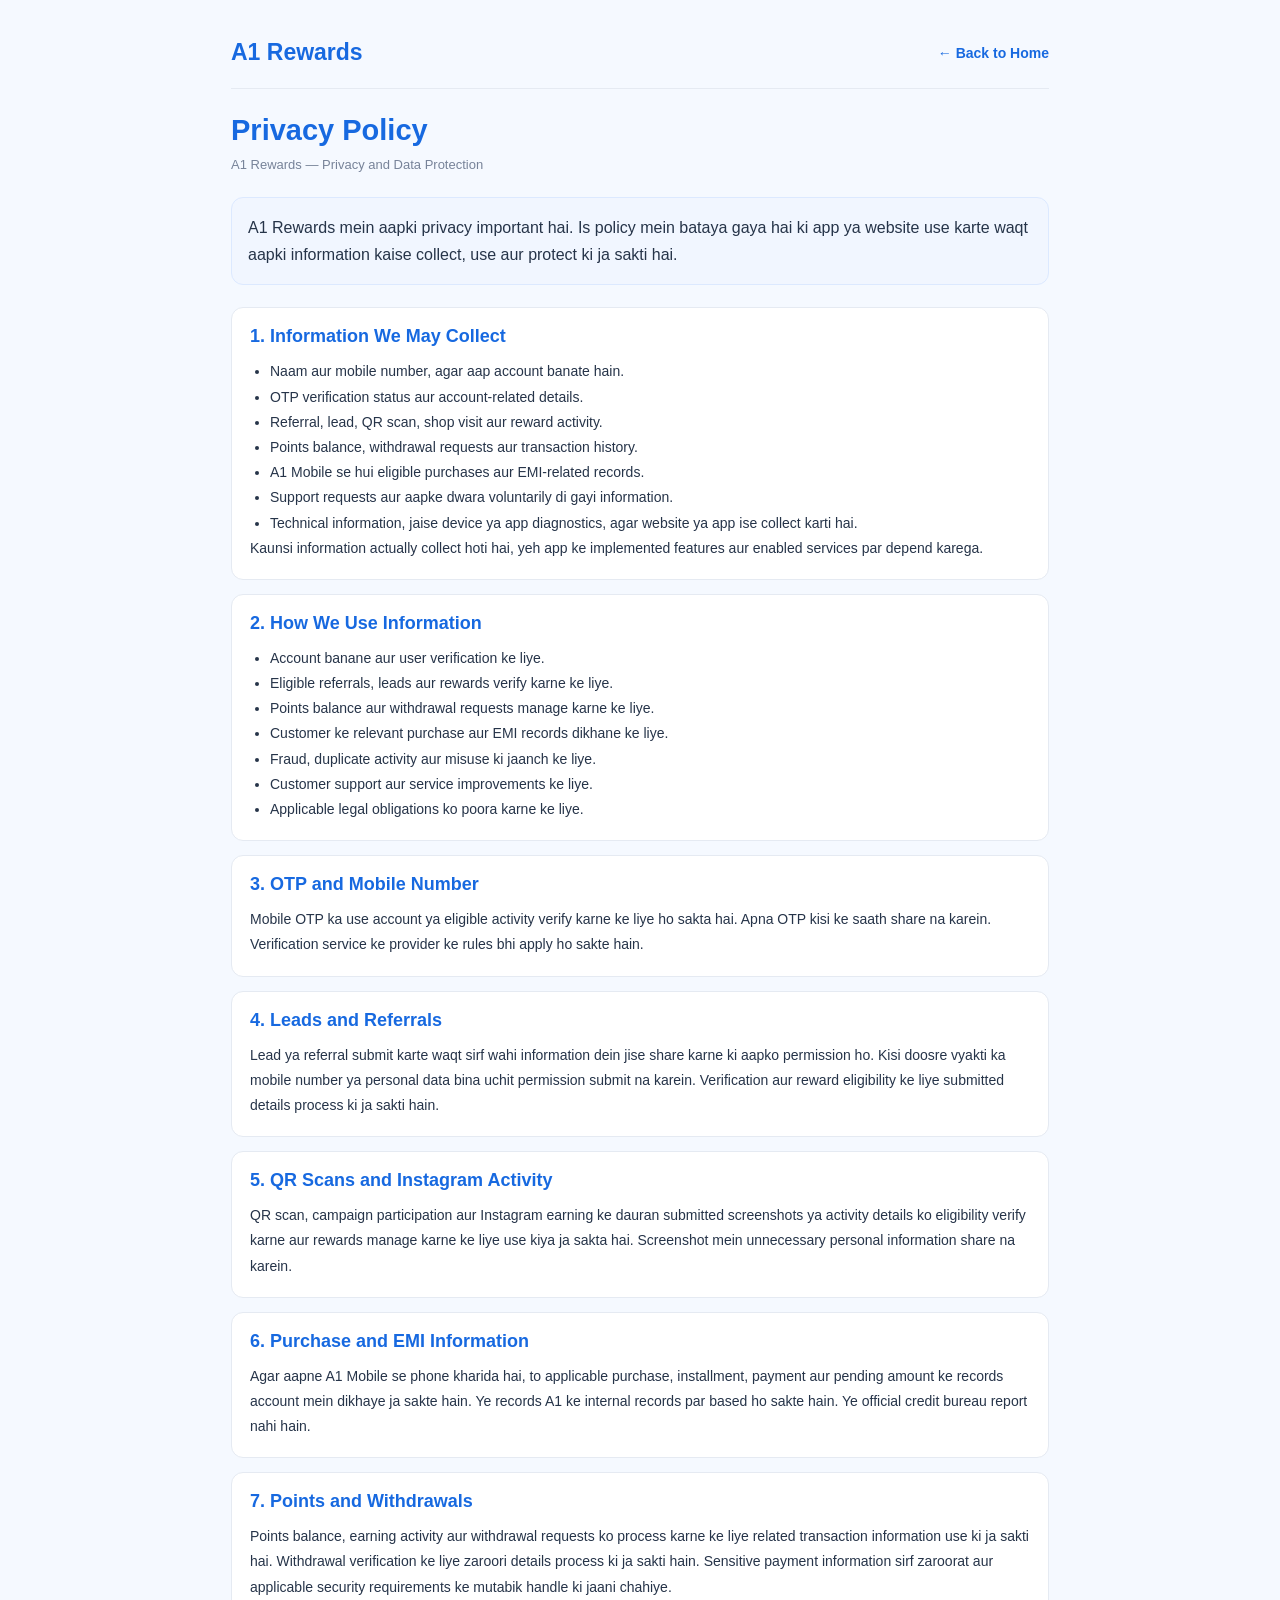
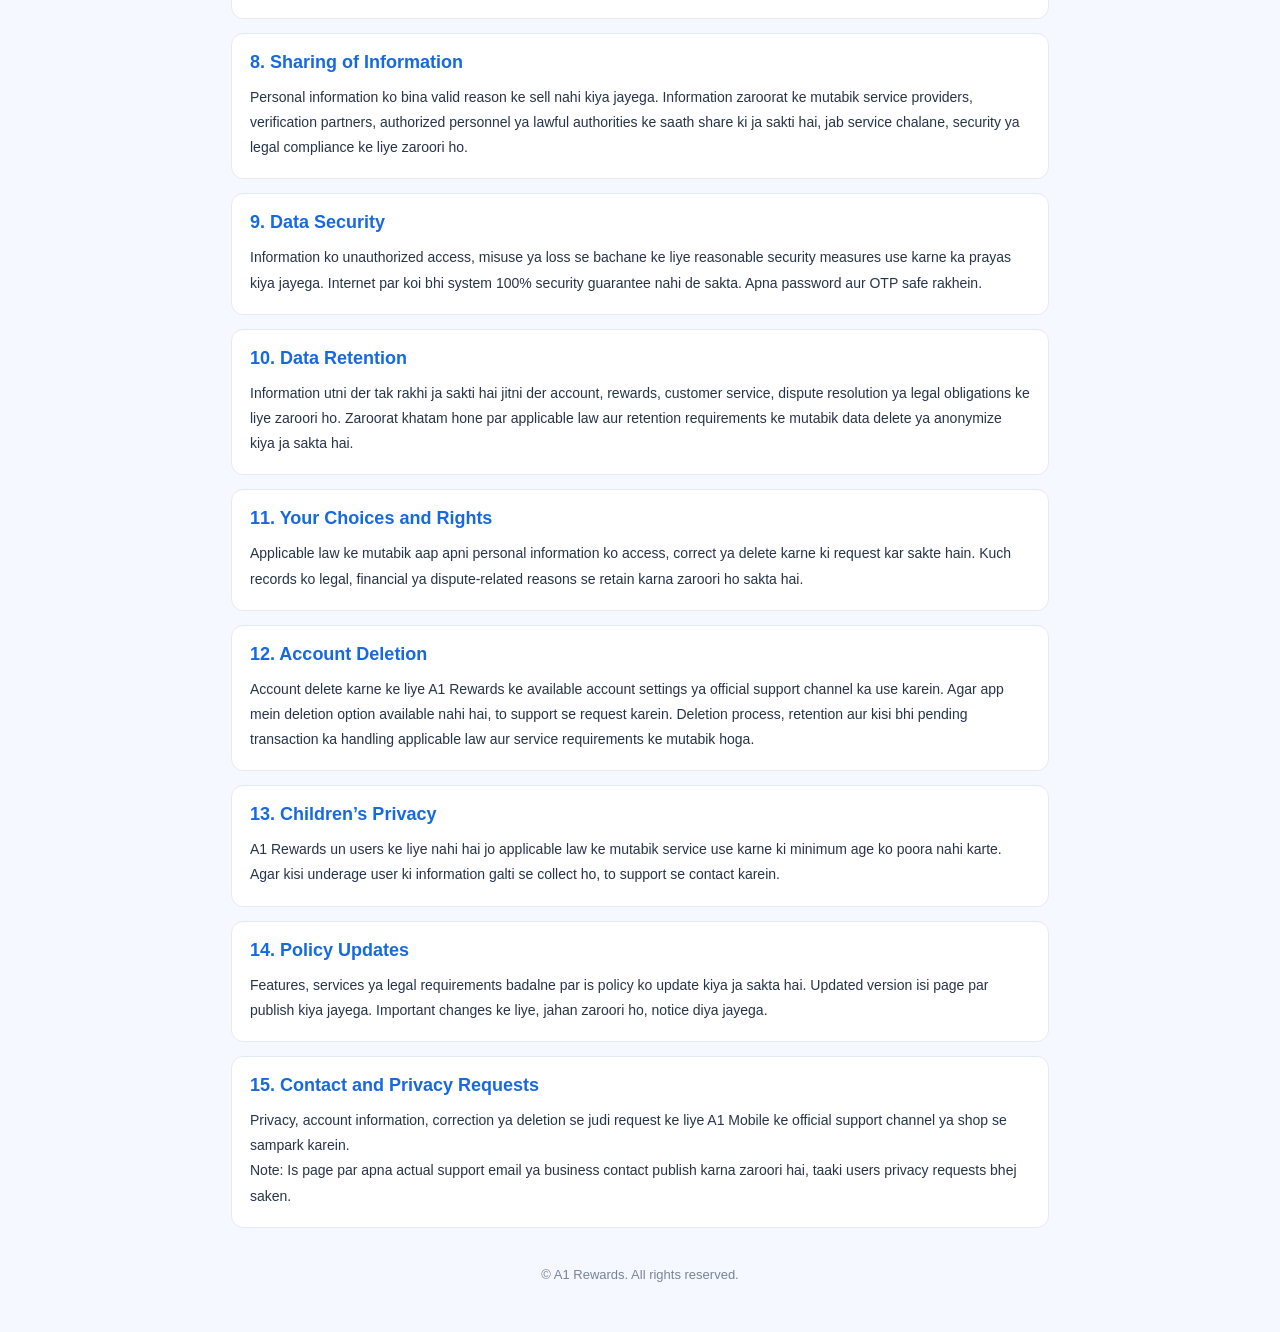
<file: privacy.html>
<!DOCTYPE html>
<html lang="en">
<head>
  <meta charset="UTF-8">
  <meta name="viewport" content="width=device-width, initial-scale=1.0">
  <meta name="description" content="A1 Rewards Privacy Policy">
  <title>Privacy Policy | A1 Rewards</title>
  <link rel="stylesheet" href="style.css">

  <style>
    .privacy-page {
      max-width: 850px;
      margin: 0 auto;
      padding: 24px 16px 50px;
      color: #263449;
      font-family: Arial, sans-serif;
    }

    .privacy-header {
      display: flex;
      align-items: center;
      justify-content: space-between;
      gap: 12px;
      padding: 15px 0 22px;
      border-bottom: 1px solid #e5eaf2;
      margin-bottom: 25px;
    }

    .privacy-logo {
      color: #1769e0;
      font-size: 23px;
      font-weight: 800;
      text-decoration: none;
    }

    .privacy-back {
      color: #1769e0;
      text-decoration: none;
      font-size: 14px;
      font-weight: 600;
    }

    .privacy-title {
      color: #1769e0;
      font-size: 29px;
      margin: 0 0 10px;
    }

    .privacy-updated {
      color: #778399;
      font-size: 13px;
      margin-bottom: 25px;
    }

    .privacy-intro {
      background: #f1f6ff;
      border: 1px solid #dce9ff;
      border-radius: 12px;
      padding: 16px;
      line-height: 1.7;
      margin-bottom: 22px;
    }

    .privacy-section {
      background: #fff;
      border: 1px solid #e5eaf2;
      border-radius: 12px;
      padding: 18px;
      margin: 14px 0;
    }

    .privacy-section h2 {
      color: #1769e0;
      font-size: 18px;
      margin: 0 0 12px;
    }

    .privacy-section p,
    .privacy-section li {
      font-size: 14px;
      line-height: 1.8;
    }

    .privacy-section ul {
      padding-left: 20px;
      margin-bottom: 0;
    }

    .privacy-footer {
      text-align: center;
      color: #778399;
      font-size: 13px;
      padding-top: 25px;
    }

    @media (max-width: 480px) {
      .privacy-page {
        padding: 16px 12px 35px;
      }

      .privacy-title {
        font-size: 25px;
      }

      .privacy-section {
        padding: 15px;
      }

      .privacy-section h2 {
        font-size: 17px;
      }
    }
  </style>
</head>

<body>
  <main class="privacy-page">

    <header class="privacy-header">
      <a class="privacy-logo" href="index.html">A1 Rewards</a>
      <a class="privacy-back" href="index.html">← Back to Home</a>
    </header>

    <h1 class="privacy-title">Privacy Policy</h1>
    <p class="privacy-updated">A1 Rewards — Privacy and Data Protection</p>

    <div class="privacy-intro">
      A1 Rewards mein aapki privacy important hai. Is policy mein bataya
      gaya hai ki app ya website use karte waqt aapki information kaise
      collect, use aur protect ki ja sakti hai.
    </div>

    <section class="privacy-section">
      <h2>1. Information We May Collect</h2>
      <ul>
        <li>Naam aur mobile number, agar aap account banate hain.</li>
        <li>OTP verification status aur account-related details.</li>
        <li>Referral, lead, QR scan, shop visit aur reward activity.</li>
        <li>Points balance, withdrawal requests aur transaction history.</li>
        <li>A1 Mobile se hui eligible purchases aur EMI-related records.</li>
        <li>Support requests aur aapke dwara voluntarily di gayi information.</li>
        <li>Technical information, jaise device ya app diagnostics, agar website ya app ise collect karti hai.</li>
      </ul>
      <p>
        Kaunsi information actually collect hoti hai, yeh app ke implemented
        features aur enabled services par depend karega.
      </p>
    </section>

    <section class="privacy-section">
      <h2>2. How We Use Information</h2>
      <ul>
        <li>Account banane aur user verification ke liye.</li>
        <li>Eligible referrals, leads aur rewards verify karne ke liye.</li>
        <li>Points balance aur withdrawal requests manage karne ke liye.</li>
        <li>Customer ke relevant purchase aur EMI records dikhane ke liye.</li>
        <li>Fraud, duplicate activity aur misuse ki jaanch ke liye.</li>
        <li>Customer support aur service improvements ke liye.</li>
        <li>Applicable legal obligations ko poora karne ke liye.</li>
      </ul>
    </section>

    <section class="privacy-section">
      <h2>3. OTP and Mobile Number</h2>
      <p>
        Mobile OTP ka use account ya eligible activity verify karne ke liye
        ho sakta hai. Apna OTP kisi ke saath share na karein. Verification
        service ke provider ke rules bhi apply ho sakte hain.
      </p>
    </section>

    <section class="privacy-section">
      <h2>4. Leads and Referrals</h2>
      <p>
        Lead ya referral submit karte waqt sirf wahi information dein jise
        share karne ki aapko permission ho. Kisi doosre vyakti ka mobile
        number ya personal data bina uchit permission submit na karein.
        Verification aur reward eligibility ke liye submitted details process
        ki ja sakti hain.
      </p>
    </section>

    <section class="privacy-section">
      <h2>5. QR Scans and Instagram Activity</h2>
      <p>
        QR scan, campaign participation aur Instagram earning ke dauran
        submitted screenshots ya activity details ko eligibility verify
        karne aur rewards manage karne ke liye use kiya ja sakta hai.
        Screenshot mein unnecessary personal information share na karein.
      </p>
    </section>

    <section class="privacy-section">
      <h2>6. Purchase and EMI Information</h2>
      <p>
        Agar aapne A1 Mobile se phone kharida hai, to applicable purchase,
        installment, payment aur pending amount ke records account mein
        dikhaye ja sakte hain. Ye records A1 ke internal records par based
        ho sakte hain. Ye official credit bureau report nahi hain.
      </p>
    </section>

    <section class="privacy-section">
      <h2>7. Points and Withdrawals</h2>
      <p>
        Points balance, earning activity aur withdrawal requests ko process
        karne ke liye related transaction information use ki ja sakti hai.
        Withdrawal verification ke liye zaroori details process ki ja sakti
        hain. Sensitive payment information sirf zaroorat aur applicable
        security requirements ke mutabik handle ki jaani chahiye.
      </p>
    </section>

    <section class="privacy-section">
      <h2>8. Sharing of Information</h2>
      <p>
        Personal information ko bina valid reason ke sell nahi kiya jayega.
        Information zaroorat ke mutabik service providers, verification
        partners, authorized personnel ya lawful authorities ke saath share
        ki ja sakti hai, jab service chalane, security ya legal compliance
        ke liye zaroori ho.
      </p>
    </section>

    <section class="privacy-section">
      <h2>9. Data Security</h2>
      <p>
        Information ko unauthorized access, misuse ya loss se bachane ke
        liye reasonable security measures use karne ka prayas kiya jayega.
        Internet par koi bhi system 100% security guarantee nahi de sakta.
        Apna password aur OTP safe rakhein.
      </p>
    </section>

    <section class="privacy-section">
      <h2>10. Data Retention</h2>
      <p>
        Information utni der tak rakhi ja sakti hai jitni der account,
        rewards, customer service, dispute resolution ya legal obligations
        ke liye zaroori ho. Zaroorat khatam hone par applicable law aur
        retention requirements ke mutabik data delete ya anonymize kiya
        ja sakta hai.
      </p>
    </section>

    <section class="privacy-section">
      <h2>11. Your Choices and Rights</h2>
      <p>
        Applicable law ke mutabik aap apni personal information ko access,
        correct ya delete karne ki request kar sakte hain. Kuch records ko
        legal, financial ya dispute-related reasons se retain karna zaroori
        ho sakta hai.
      </p>
    </section>

    <section class="privacy-section">
      <h2>12. Account Deletion</h2>
      <p>
        Account delete karne ke liye A1 Rewards ke available account settings
        ya official support channel ka use karein. Agar app mein deletion
        option available nahi hai, to support se request karein. Deletion
        process, retention aur kisi bhi pending transaction ka handling
        applicable law aur service requirements ke mutabik hoga.
      </p>
    </section>

    <section class="privacy-section">
      <h2>13. Children’s Privacy</h2>
      <p>
        A1 Rewards un users ke liye nahi hai jo applicable law ke mutabik
        service use karne ki minimum age ko poora nahi karte. Agar kisi
        underage user ki information galti se collect ho, to support se
        contact karein.
      </p>
    </section>

    <section class="privacy-section">
      <h2>14. Policy Updates</h2>
      <p>
        Features, services ya legal requirements badalne par is policy ko
        update kiya ja sakta hai. Updated version isi page par publish kiya
        jayega. Important changes ke liye, jahan zaroori ho, notice diya jayega.
      </p>
    </section>

    <section class="privacy-section">
      <h2>15. Contact and Privacy Requests</h2>
      <p>
        Privacy, account information, correction ya deletion se judi request
        ke liye A1 Mobile ke official support channel ya shop se sampark karein.
      </p>
      <p>
        Note: Is page par apna actual support email ya business contact
        publish karna zaroori hai, taaki users privacy requests bhej saken.
      </p>
    </section>

    <footer class="privacy-footer">
      © A1 Rewards. All rights reserved.
    </footer>

  </main>
</body>
</html>
</file>
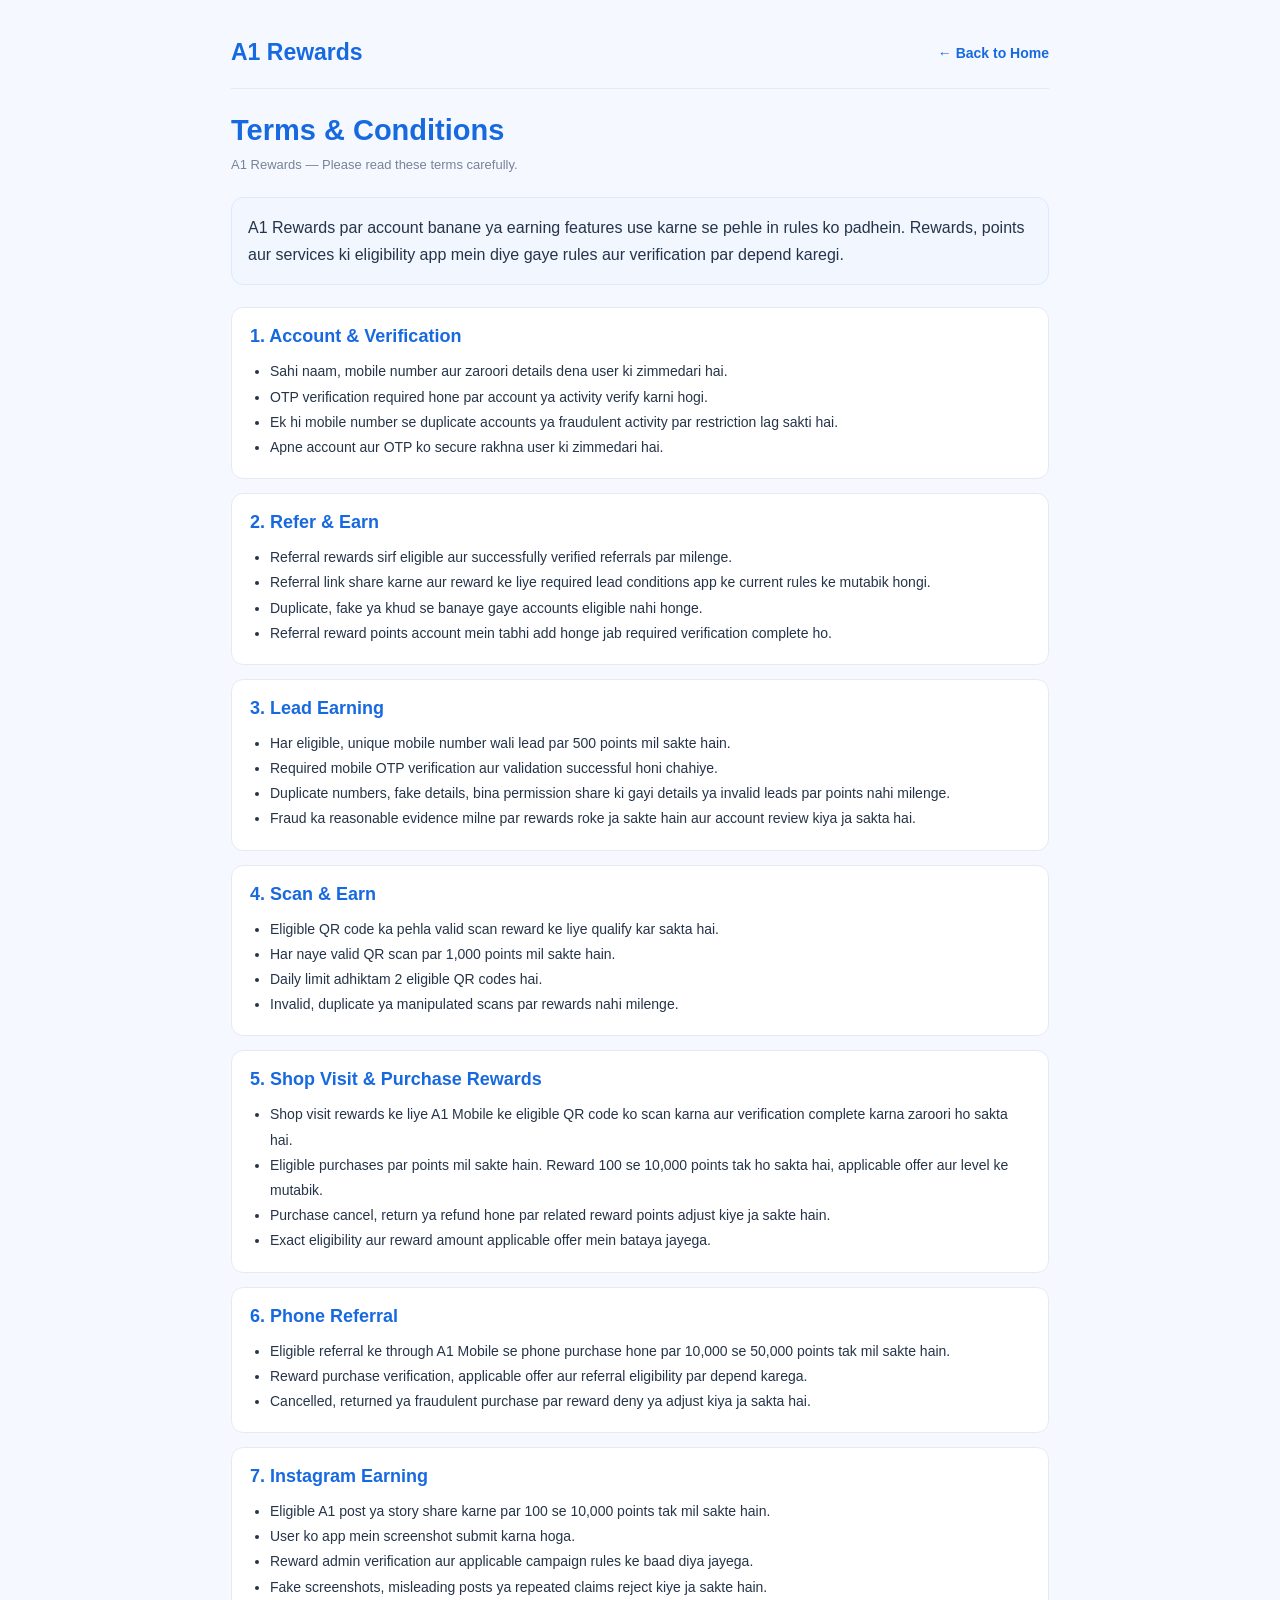
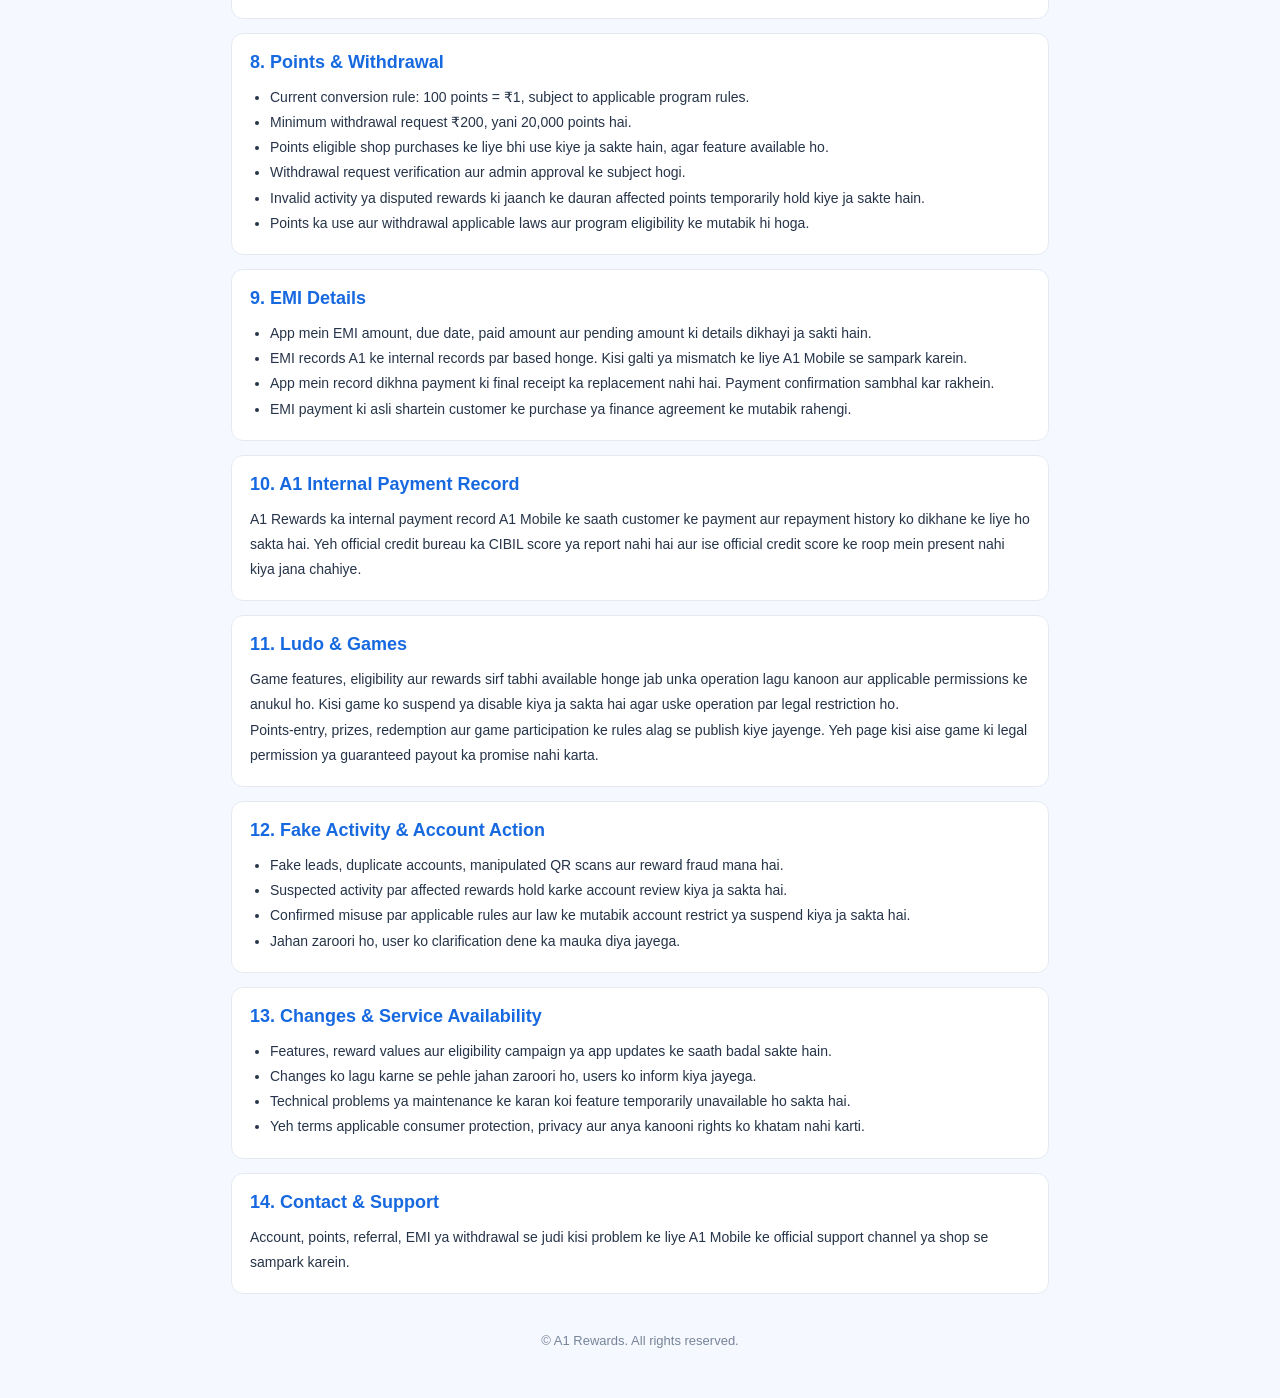
<file: terms.html>
<!DOCTYPE html>
<html lang="en">
<head>
  <meta charset="UTF-8">
  <meta name="viewport" content="width=device-width, initial-scale=1.0">
  <meta name="description" content="A1 Rewards Terms and Conditions">
  <title>Terms & Conditions | A1 Rewards</title>

  <link rel="stylesheet" href="style.css">

  <style>
    .terms-page {
      max-width: 850px;
      margin: 0 auto;
      padding: 24px 16px 50px;
      color: #263449;
      font-family: Arial, sans-serif;
    }

    .terms-header {
      display: flex;
      align-items: center;
      justify-content: space-between;
      gap: 12px;
      padding: 15px 0 22px;
      border-bottom: 1px solid #e5eaf2;
      margin-bottom: 25px;
    }

    .terms-logo {
      color: #1769e0;
      font-size: 23px;
      font-weight: 800;
      text-decoration: none;
    }

    .terms-back {
      color: #1769e0;
      text-decoration: none;
      font-size: 14px;
      font-weight: 600;
    }

    .terms-title {
      color: #1769e0;
      font-size: 29px;
      margin: 0 0 10px;
    }

    .terms-updated {
      color: #778399;
      font-size: 13px;
      margin-bottom: 25px;
    }

    .terms-intro {
      background: #f1f6ff;
      border: 1px solid #dce9ff;
      border-radius: 12px;
      padding: 16px;
      line-height: 1.7;
      margin-bottom: 22px;
    }

    .terms-section {
      background: #fff;
      border: 1px solid #e5eaf2;
      border-radius: 12px;
      padding: 18px;
      margin: 14px 0;
    }

    .terms-section h2 {
      color: #1769e0;
      font-size: 18px;
      margin: 0 0 12px;
    }

    .terms-section p,
    .terms-section li {
      font-size: 14px;
      line-height: 1.8;
    }

    .terms-section ul {
      padding-left: 20px;
      margin-bottom: 0;
    }

    .terms-footer {
      text-align: center;
      color: #778399;
      font-size: 13px;
      padding-top: 25px;
    }

    @media (max-width: 480px) {
      .terms-page {
        padding: 16px 12px 35px;
      }

      .terms-title {
        font-size: 25px;
      }

      .terms-section {
        padding: 15px;
      }

      .terms-section h2 {
        font-size: 17px;
      }
    }
  </style>
</head>

<body>
  <main class="terms-page">

    <header class="terms-header">
      <a class="terms-logo" href="index.html">A1 Rewards</a>
      <a class="terms-back" href="index.html">← Back to Home</a>
    </header>

    <h1 class="terms-title">Terms & Conditions</h1>
    <p class="terms-updated">A1 Rewards — Please read these terms carefully.</p>

    <div class="terms-intro">
      A1 Rewards par account banane ya earning features use karne se pehle
      in rules ko padhein. Rewards, points aur services ki eligibility
      app mein diye gaye rules aur verification par depend karegi.
    </div>

    <section class="terms-section">
      <h2>1. Account & Verification</h2>
      <ul>
        <li>Sahi naam, mobile number aur zaroori details dena user ki zimmedari hai.</li>
        <li>OTP verification required hone par account ya activity verify karni hogi.</li>
        <li>Ek hi mobile number se duplicate accounts ya fraudulent activity par restriction lag sakti hai.</li>
        <li>Apne account aur OTP ko secure rakhna user ki zimmedari hai.</li>
      </ul>
    </section>

    <section class="terms-section">
      <h2>2. Refer & Earn</h2>
      <ul>
        <li>Referral rewards sirf eligible aur successfully verified referrals par milenge.</li>
        <li>Referral link share karne aur reward ke liye required lead conditions app ke current rules ke mutabik hongi.</li>
        <li>Duplicate, fake ya khud se banaye gaye accounts eligible nahi honge.</li>
        <li>Referral reward points account mein tabhi add honge jab required verification complete ho.</li>
      </ul>
    </section>

    <section class="terms-section">
      <h2>3. Lead Earning</h2>
      <ul>
        <li>Har eligible, unique mobile number wali lead par 500 points mil sakte hain.</li>
        <li>Required mobile OTP verification aur validation successful honi chahiye.</li>
        <li>Duplicate numbers, fake details, bina permission share ki gayi details ya invalid leads par points nahi milenge.</li>
        <li>Fraud ka reasonable evidence milne par rewards roke ja sakte hain aur account review kiya ja sakta hai.</li>
      </ul>
    </section>

    <section class="terms-section">
      <h2>4. Scan & Earn</h2>
      <ul>
        <li>Eligible QR code ka pehla valid scan reward ke liye qualify kar sakta hai.</li>
        <li>Har naye valid QR scan par 1,000 points mil sakte hain.</li>
        <li>Daily limit adhiktam 2 eligible QR codes hai.</li>
        <li>Invalid, duplicate ya manipulated scans par rewards nahi milenge.</li>
      </ul>
    </section>

    <section class="terms-section">
      <h2>5. Shop Visit & Purchase Rewards</h2>
      <ul>
        <li>Shop visit rewards ke liye A1 Mobile ke eligible QR code ko scan karna aur verification complete karna zaroori ho sakta hai.</li>
        <li>Eligible purchases par points mil sakte hain. Reward 100 se 10,000 points tak ho sakta hai, applicable offer aur level ke mutabik.</li>
        <li>Purchase cancel, return ya refund hone par related reward points adjust kiye ja sakte hain.</li>
        <li>Exact eligibility aur reward amount applicable offer mein bataya jayega.</li>
      </ul>
    </section>

    <section class="terms-section">
      <h2>6. Phone Referral</h2>
      <ul>
        <li>Eligible referral ke through A1 Mobile se phone purchase hone par 10,000 se 50,000 points tak mil sakte hain.</li>
        <li>Reward purchase verification, applicable offer aur referral eligibility par depend karega.</li>
        <li>Cancelled, returned ya fraudulent purchase par reward deny ya adjust kiya ja sakta hai.</li>
      </ul>
    </section>

    <section class="terms-section">
      <h2>7. Instagram Earning</h2>
      <ul>
        <li>Eligible A1 post ya story share karne par 100 se 10,000 points tak mil sakte hain.</li>
        <li>User ko app mein screenshot submit karna hoga.</li>
        <li>Reward admin verification aur applicable campaign rules ke baad diya jayega.</li>
        <li>Fake screenshots, misleading posts ya repeated claims reject kiye ja sakte hain.</li>
      </ul>
    </section>

    <section class="terms-section">
      <h2>8. Points & Withdrawal</h2>
      <ul>
        <li>Current conversion rule: 100 points = ₹1, subject to applicable program rules.</li>
        <li>Minimum withdrawal request ₹200, yani 20,000 points hai.</li>
        <li>Points eligible shop purchases ke liye bhi use kiye ja sakte hain, agar feature available ho.</li>
        <li>Withdrawal request verification aur admin approval ke subject hogi.</li>
        <li>Invalid activity ya disputed rewards ki jaanch ke dauran affected points temporarily hold kiye ja sakte hain.</li>
        <li>Points ka use aur withdrawal applicable laws aur program eligibility ke mutabik hi hoga.</li>
      </ul>
    </section>

    <section class="terms-section">
      <h2>9. EMI Details</h2>
      <ul>
        <li>App mein EMI amount, due date, paid amount aur pending amount ki details dikhayi ja sakti hain.</li>
        <li>EMI records A1 ke internal records par based honge. Kisi galti ya mismatch ke liye A1 Mobile se sampark karein.</li>
        <li>App mein record dikhna payment ki final receipt ka replacement nahi hai. Payment confirmation sambhal kar rakhein.</li>
        <li>EMI payment ki asli shartein customer ke purchase ya finance agreement ke mutabik rahengi.</li>
      </ul>
    </section>

    <section class="terms-section">
      <h2>10. A1 Internal Payment Record</h2>
      <p>
        A1 Rewards ka internal payment record A1 Mobile ke saath customer
        ke payment aur repayment history ko dikhane ke liye ho sakta hai.
        Yeh official credit bureau ka CIBIL score ya report nahi hai aur
        ise official credit score ke roop mein present nahi kiya jana chahiye.
      </p>
    </section>

    <section class="terms-section">
      <h2>11. Ludo & Games</h2>
      <p>
        Game features, eligibility aur rewards sirf tabhi available honge
        jab unka operation lagu kanoon aur applicable permissions ke anukul ho.
        Kisi game ko suspend ya disable kiya ja sakta hai agar uske operation
        par legal restriction ho.
      </p>
      <p>
        Points-entry, prizes, redemption aur game participation ke rules
        alag se publish kiye jayenge. Yeh page kisi aise game ki legal
        permission ya guaranteed payout ka promise nahi karta.
      </p>
    </section>

    <section class="terms-section">
      <h2>12. Fake Activity & Account Action</h2>
      <ul>
        <li>Fake leads, duplicate accounts, manipulated QR scans aur reward fraud mana hai.</li>
        <li>Suspected activity par affected rewards hold karke account review kiya ja sakta hai.</li>
        <li>Confirmed misuse par applicable rules aur law ke mutabik account restrict ya suspend kiya ja sakta hai.</li>
        <li>Jahan zaroori ho, user ko clarification dene ka mauka diya jayega.</li>
      </ul>
    </section>

    <section class="terms-section">
      <h2>13. Changes & Service Availability</h2>
      <ul>
        <li>Features, reward values aur eligibility campaign ya app updates ke saath badal sakte hain.</li>
        <li>Changes ko lagu karne se pehle jahan zaroori ho, users ko inform kiya jayega.</li>
        <li>Technical problems ya maintenance ke karan koi feature temporarily unavailable ho sakta hai.</li>
        <li>Yeh terms applicable consumer protection, privacy aur anya kanooni rights ko khatam nahi karti.</li>
      </ul>
    </section>

    <section class="terms-section">
      <h2>14. Contact & Support</h2>
      <p>
        Account, points, referral, EMI ya withdrawal se judi kisi problem
        ke liye A1 Mobile ke official support channel ya shop se sampark karein.
      </p>
    </section>

    <footer class="terms-footer">
      © A1 Rewards. All rights reserved.
    </footer>

  </main>
</body>
</html>
</file>
<file: style.css>
/* =========================
   A1 Rewards
   Mobile First
========================= */

/* ===================================================== */
/* =============== HOME PAGE CSS START ================== */
/* ===================================================== */

*{
    margin:0;
    padding:0;
    box-sizing:border-box;
}

body{

    font-family:'Poppins',sans-serif;

    background:#f5f9ff;

    color:#222;

    overflow-x:hidden;

}

/* Announcement */

#announcementBar{

    width:100%;

    background:#2563eb;

    color:#fff;

    text-align:center;

    padding:6px 10px;

    font-size:12px;

    font-weight:500;
   
    min-height: 32px;

}

/* Header */

#mainHeader{
    display:flex;
    justify-content:space-between;
    align-items:center;
    padding:4px 8px;
    background:#fff;
    position:sticky;
    top:0;
    z-index:1000;
    box-shadow:0 2px 8px rgba(0,0,0,.05);
}


/* Logo */

#logoSection h1{

    font-size:18px;

    font-weight:800;

    line-height:1;
   
    margin:0;

}

.blue{

    color:#2563eb;

}

.black{

    color:#111;

}

#logoSection p{

    margin-top:0px;

    font-size:11px;

    color:#666;

   margin-left:120px

}

#logoSection p span{

    color:#2563eb;

    font-weight:700;

}

/* Menu */

#menuButton{

    border:none;

    background:none;

    font-size:28px;

    color:#111;

    cursor:pointer;

}
/* =========================
   HERO SECTION
========================= */

#heroSection{

    position:relative;

    padding:22px 18px 0px;

    text-align:center;

    overflow:hidden;

    background:linear-gradient(180deg,#eef5ff 0%,#ffffff 100%);

}

#heroBackground{
    position:absolute;
    width:390px;
    height:390px;
    border-radius:50%;
    background:rgba(37,99,235,.10);
    top:125px;
    left:50%;
    transform:translateX(-50%);
   opacity:.18;
    z-index:1;
   display:none;
}

#heroContent{

    position:relative;

    z-index:2;

}

#heroContent h2{
    font-weight:800;
    line-height:1;
    margin-bottom:2px;
   margin-top:-20px;
   white-space:nowrap;
   font-size:46px;
   letter-spacing:-1px;
}

#heroContent h3{
    font-size:13px;
    font-weight:700;
    margin-bottom:7px;
    line-height:1.2;
}

#heroContent p{
    max-width:310px;
    margin:0 auto 8px;
    color:#555;
    font-size:17px;
    line-height:1.15;
    font-weight:400;
   text-align: center;
}

#heroImage{

    position:relative;

    z-index:2;

    margin-top:-8px;
   margin-bottom:0px;

}

#heroImage img{
    width:100%;
    max-width:390px;
    display:block;
    margin:0 auto;
   position: relative;
   z-index: 2;
   height:auto;
}

#heroImage::before{
    content:"";
    position:absolute;
    left:50%;
    top:50%;
    transform:translate(-50%,-50%);
    width:320px;
    height:320px;
    border-radius:50%;
    background:radial-gradient(circle, rgba(37,99,235,.10) 0%, rgba(37,99,235,.03) 65%, transparent 100%);
    z-index:-1;
   margin-top: -15px;
   display:block;
}



/* =========================
   BUTTONS
========================= */

#actionSection{

    padding:0px 20px 8px;

     position: relative;

    display:flex;

   z-index: 10;

   margin-top:-25px;
   
   padding-top:0;

    flex-direction:column;

    gap:8px;

}

#loginBtn{

    height:40px;

    border:none;

    border-radius:30px;

    background:#2563eb;

    color:#fff;

    font-size:15px;

    font-weight:700;

    box-shadow:0 10px 25px rgba(37,99,235,.25);
margin-bottom:10px;
}

#registerBtn{

    height:40px;

   margin-bottom:4px;

    border:2px solid #2563eb;

    border-radius:18px;

    background:#fff;

    color:#2563eb;

    font-size:15px;

    font-weight:700;

}
/* =========================
   FEATURES SECTION
========================= */

#featuresSection{
    display:grid;
    grid-template-columns:repeat(4,1fr);
    gap:0;
    margin:8px 16px 0;
    background:#fff;
    border-radius:18px;
    overflow:hidden;
    box-shadow:0 6px 18px rgba(0,0,0,.06);
}

.featureCard{
    text-align:center;
    padding:6px 3px;
    min-height:70px;
    border-right:1px solid #ececec;
    background:#fff;
}

.featureCard:last-child{
    border-right:none;
}

.featureIcon{
    font-size:17px;
    margin-bottom:3px;
}

.featureCard h3{
    font-size:7px;
    font-weight:700;
    color:#111;
    margin-bottom:2px;
   line-height:1.1;
}

.featureCard p{
    font-size:6px;
    color:#666;
    line-height:1.2;
}

@media(max-width:768px){

    #featuresSection{
        grid-template-columns:repeat(4,1fr);
        margin:0 12px;
    }

    .featureCard{
        padding:8px 4px;
    }

    .featureIcon{
        font-size:20px;
    }

    .featureCard h3{
        font-size:9px;
    }

    .featureCard p{
        font-size:8px;
        line-height:1.3;
    }

}
/* =========================
   TRUSTED SECTION
========================= */

#trustedSection{
    padding:2px 18px 16px;
   margin-top:5px;
    text-align:center;
    background:#fff;
}

#trustedIcon{
    font-size:18px;
    margin-bottom:6px;
   margin-top:5px;
}

#trustedSection h2{
    font-size:15px;
    font-weight:700;
    color:#111;
   margin-top:0;
    margin-bottom:8px;
   line-height:1.2;
}

#trustedSection p{
    max-width:240px;
   margin:0 auto 12px;
    font-size:10px;
    line-height:1.5;
    color:#666;
}

#trustedBadges{
    display:flex;
    justify-content:center;
    gap:10px;
    flex-wrap:wrap;
    margin-top:8px;
}

.trustedBadge{
    background:#fff;
    border:1px solid #e5e7eb;
    border-radius:18px;
    padding:5px 10px;
    font-size:11px;
    font-weight:600;
    color:#111;
    box-shadow:0 2px 6px rgba(0,0,0,.05);
}

.trustedBadge strong{
    color:#2563eb;
}

/* ===================================================== */
/* ============ HOME PAGE LOAD ANIMATIONS ============== */
/* ===================================================== */

#announcementBar,
#mainHeader,
#heroContent h2,
#heroContent h3,
#heroContent p,
#heroImage,
#loginBtn,
#registerBtn,
.featureCard,
#trustedSection{
   opacity:0;

}

/* Announcement */

#announcementBar{
    animation:topSlide .6s ease forwards;
}

/* Header */

#mainHeader{
    animation:topSlide .7s ease forwards;
    animation-delay:.15s;
}

/* Hero Title */

#heroContent h2{
    animation:zoomIn .7s ease forwards;
    animation-delay:.35s;
}

/* Hero Subtitle */

#heroContent h3{
    animation:fadeUp .6s ease forwards;
    animation-delay:.55s;
}

/* Hero Text */

#heroContent p{
    animation:fadeUp .6s ease forwards;
    animation-delay:.75s;
}

/* Hero Image */

#heroImage{
    animation:zoomImage .8s ease forwards;
    animation-delay:.95s;
}

/* Login */

#loginBtn{
    animation:fadeUp .6s ease forwards;
    animation-delay:1.15s;
}

/* Register */

#registerBtn{
    animation:fadeUp .6s ease forwards;
    animation-delay:1.3s;
}

/* Features */

.featureCard:nth-child(1){
    animation:fadeUp .5s ease forwards;
    animation-delay:1.45s;
}

.featureCard:nth-child(2){
    animation:fadeUp .5s ease forwards;
    animation-delay:1.55s;
}

.featureCard:nth-child(3){
    animation:fadeUp .5s ease forwards;
    animation-delay:1.65s;
}

.featureCard:nth-child(4){
    animation:fadeUp .5s ease forwards;
    animation-delay:1.75s;
}

/* Trusted */

#trustedSection{
    animation:fadeUp .6s ease forwards;
    animation-delay:1.95s;
}

/* ================= KEYFRAMES ================= */

@keyframes topSlide{

    from{
        opacity:0;
        transform:translateY(-30px);
    }

    to{
        opacity:1;
        transform:translateY(0);
    }

}

@keyframes fadeUp{

    from{
        opacity:0;
        transform:translateY(35px);
    }

    to{
        opacity:1;
        transform:translateY(0);
    }

}

@keyframes zoomIn{

    from{
        opacity:0;
        transform:scale(.8);
    }

    to{
        opacity:1;
        transform:scale(1);
    }

}

@keyframes zoomImage{

    from{
        opacity:0;
        transform:scale(.8);
    }

    to{
        opacity:1;
        transform:scale(1);
    }

}

/* ========================================= */
/* HERO FLOATING ANIMATION */
/* ========================================= */

#heroImage img{

    animation:
    zoomImage .8s ease forwards,
    heroFloat 4s ease-in-out infinite;

    animation-delay:
    .95s,
    1.8s;

}

@keyframes heroFloat{

    0%{
        transform:translateY(0px);
    }

    50%{
        transform:translateY(-10px);
    }

    100%{
        transform:translateY(0px);
    }

}

/* ========================================= */
/* PREMIUM GLOW ANIMATIONS */
/* ========================================= */

/* Hero Glow */

#heroImage::before{

    animation: glowPulse 5s ease-in-out infinite;

}

/* Login Button */

#loginBtn{

    animation:
        fadeUp .6s ease forwards,
        buttonPulse 2.8s ease-in-out infinite;

    animation-delay:
        1.15s,
        2.2s;

}

/* Register Button */

#registerBtn{

    transition:.35s ease;

}

#registerBtn:hover{

    transform:translateY(-2px);

    box-shadow:0 10px 25px rgba(37,99,235,.18);

}

/* ============================= */

@keyframes glowPulse{

    0%{

        transform:translate(-50%,-50%) scale(1);

        opacity:.25;

    }

    50%{

        transform:translate(-50%,-50%) scale(1.08);

        opacity:.45;

    }

    100%{

        transform:translate(-50%,-50%) scale(1);

        opacity:.25;

    }

}

@keyframes buttonPulse{

    0%{

        box-shadow:0 10px 25px rgba(37,99,235,.25);

    }

    50%{

        box-shadow:0 0 35px rgba(37,99,235,.45);

    }

    100%{

        box-shadow:0 10px 25px rgba(37,99,235,.25);

    }

}

/* ========================================= */
/* SCROLL REVEAL */
/* ========================================= */

.reveal{

    opacity:0;

    transform:translateY(50px);

    transition:

        opacity .8s ease,

        transform .8s ease;

}

.reveal.active{

    opacity:1;

    transform:translateY(0);

}

/* ========================================= */
/* STAGGER ANIMATION */
/* ========================================= */

.stagger{

    opacity:0;

    transform:translateY(25px);

}

.stagger.show{

    animation:staggerUp .65s ease forwards;

}

@keyframes staggerUp{

    from{

        opacity:0;

        transform:translateY(25px);

    }

    to{

        opacity:1;

        transform:translateY(0);

    }

}

/* LOGIN BUTTON CLICK EFFECT */
#loginBtn{
    cursor: pointer;
    transition: transform 0.12s ease, box-shadow 0.12s ease;
}

#loginBtn:active{
    transform: scale(0.94);
    box-shadow: 0 4px 12px rgba(37,99,235,.25);
}

#registerBtn{
    cursor: pointer;
    transition: transform 0.12s ease, box-shadow 0.12s ease;
}

#registerBtn:active{
    transform: scale(0.94);
    box-shadow: 0 4px 12px rgba(37,99,235,.18);
}

/* ===================================================== */
/* ================ HOME PAGE CSS END =================== */
/* ===================================================== */


/* ===================================================== */
/* ================ 02. LOGIN PAGE CSS START =========== */
/* ===================================================== */
*{
    margin:0;
    padding:0;
    
    box-sizing:border-box;
}

.hero{
    
    height:calc(100vh - 75px);

    text-align:center;
    padding-top:35px;
    color:#fff;
    overflow:hidden;
   background:linear-gradient(
        180deg,
        #04112d 0%,
        #061b52 35%,
        #0a3ea8 70%,
        #8fb6ff 88%,
        #ffffff 100%
    );
}

/* PAGE SWITCH FIX */

#homePage{
    display:block;
}

#loginPage{
    display:none;
}

body.login-mode #homePage{
    display:none !important;
}

body.login-mode #loginPage{
    display:block !important;
}

.hero{
    position: relative;
    overflow: hidden;
}

.hero::before{
    content: "";
    position: absolute;

    top: -25px;
    left: -25px;

    width: 200px;
    height: 200px;

    background: url("images/left-shield.png") no-repeat;
    background-size: contain;

    opacity: .30;
    
    pointer-events: none;
    z-index: 0;
}
/* BLUE FOG */
.hero::after{
    content: "";
    position: absolute;

    top: -115px;
    left: 0px;

    width: 220px;
    height: 220px;

    background: radial-gradient(circle,
    rgba(45,130,255,.45) 0%,
    rgba(35,110,255,.25) 45%,
    rgba(20,70,180,.10) 70%,
    transparent 100%);
    border-radius: 50%;

    opacity: .8;
    filter: blur(35px);

    pointer-events: none;
    z-index: 1;
}
/* TOP BAR */
.top-bar{
    height:25px;
    background:#1f5cff;
    color:#fff;
    display:flex;
    align-items:center;
    justify-content:center;
    font-size:12px;
    font-weight:600;
    text-align:center;
    padding:0 12px;
    line-height:1.2;
}
/* HEADER */

.main-header{
    height:50px;
    background:#fff;
    display:flex;
    align-items:center;
    justify-content:space-between;
    padding:0 18px;
    box-shadow:0 2px 12px rgba(0,0,0,.08);
}
.logo-area h1{
    font-size:20px;
    margin:0;
    font-weight:800;
}

.logo-area p{
    margin-top:2px;
    font-size:7px;
    color:#666;
}

.logo-area span{
    color:#1f5cff;
}
.menu-btn{
    width:40px;
    height:40px;
    display:flex;
    align-items:center;
    justify-content:center;
    background:transparent;
    border:none;
    padding:0;
    margin-right:8px;
}

/* HERO */



.security-logo{

    width:110px;

}

.hero h2{
display: none;
}

.hero h2 span{

    color:#1e6bff;

}

.subtitle{
display: none;
}

/* LOGIN CARD */

.login-card{
    width:95%;
    max-width:590px;
    
    background:#fff;

    border-radius:28px;

    padding:36px 14px 60px;

    box-shadow:
    0 15px 40px rgba(0,0,0,.18);
position:absolute;

left:50%;
top:200px;

transform:translateX(-50%);

z-index:10;
    padding-bottom: 35px !important;
}

.hero-right-flow{
    position: absolute;

    right: -30px;
    top: -20px;

    width: 150px;
    height: auto;

    opacity: .10;

    pointer-events: none;
    z-index: 0;
    }
.hero-stars{
    position:absolute;
    inset:0;
    pointer-events:none;
    z-index:1;
}
.hero-stars span{
    position:absolute;
    width:4px;
    height:4px;
    border-radius:50%;
    background:#4fb8ff;
    box-shadow:
    0 0 5px #4fb8ff,
    0 0 12px #4fb8ff,
    0 0 22px #4fb8ff,
    0 0 35px rgba(79,184,255,.8);
}

.hero-stars span::after{
    content:"";
    position:absolute;

    width:2px;
    height:2px;

    top:1px;
    left:1px;

    border-radius:50%;
    background:#ffffff;

    box-shadow:0 0 6px #ffffff;
}

.security-rings{
    position: absolute;
    top: -35px;
    left: 50%;
    transform: translateX(-50%);
    width: 160px;
    height: auto;
    z-index: 2;
    pointer-events: none;
}

.hero-title{
    margin-top: 80px;
    font-size: 35px;
    font-weight: 800;
    color: #ffffff;
    text-align: center;
}

.hero-title span{
    color: #1e6bff;
}

.hero-text{
    margin-bottom: 20px;
    margin-top: 0px;
    font-size: 15px;
    color: rgba(255,255,255,.85);
    text-align: center;
}
.input-label{
    display:block;
    text-align:left;
    padding-left:2px;
    font-size:14px;
    font-weight:700;
    color:#111;
    position:relative;
    left:0px;
    margin-top: -8px;
    margin-bottom:6px;
}

.input-field{
    margin-left: -10px;
    position: relative;
    width:100%;
    max-width:100%;
    margin-top: 10px;
    height:35px;
    border:2px solid #eceffd;
    border-radius:8px;
    overflow:hidden;
    background:#fff;
    display:flex;
    align-items:center;
    border: 1px solid #e8ecfa;

    padding:0 6px;   /* ya 8px */
}

.left-icon{
    width:30px;
    height:30px;

    margin:0 6px 0 0;          /* ye sabse important hai */

    border-radius:3px;

    background:linear-gradient(180deg,#2f7cff,#155dff);

    display:flex;
    align-items:center;
    justify-content:center;

    box-shadow:0 6px 14px rgba(47,124,255,.35);

    flex-shrink:0;
}

.left-icon img{
    position: relative;
    top: 0px;
    width:50px;
    height:50px;
    object-fit:contain;
}

.input-field input{
    border: none;
    outline: none;
    background: transparent;
    flex: 1;
    font-size: 16px;
    padding: 0 10px;
    padding-left:16px;
    padding-right:12px;
}
.right-icon{

    width:62px;

    display:flex;

    justify-content:center;

    align-items:center;

    font-size:22px;

    color:#bdbdbd;
}

.right-icon{
    width:60px;
    display:flex;
    align-items:center;
    justify-content:center;
}

.right-icon img{
    width:24px;
    height:24px;
    opacity:0.6;
    cursor:pointer;
}

.input-group{
    margin-bottom:22px;
}

.password-group{
    margin-top:8px;
}

.remember-row{
    display:flex;
    justify-content:space-between;
    align-items:center;
    margin:18px 10px 25px;
}

.remember-me{
    display:flex;
    align-items:center;
    gap:8px;
    font-size:16px;
    color:#333;
    font-weight:500;
}

.remember-me input{
    width:18px;
    height:18px;
    accent-color:#1565ff;
}

.forgot-password{
    color:#1565ff;
    text-decoration:none;
    font-size:16px;
    font-weight:600;
}

.forgot-password:hover{
    text-decoration:underline;
}

.login-btn{
    width:100%;
    height:40px;
    margin-top:20px;
    border:none;
    border-radius:30px;
    background:linear-gradient(90deg,#0f5cff,#1f6cff);
    color:#fff;
    font-size:15px;
    font-weight:700;
    display:flex;
    justify-content:center;
    align-items:center;
    gap:12px;
    cursor:pointer;
    box-shadow:0 8px 20px rgba(0,80,255,.35);
}

.login-btn img{
    width:24px;
    height:24px;
    filter:brightness(0) invert(1);
}

/* OR DIVIDER */

.or-divider{
    width:100%;
    display:flex;
    align-items:center;
    gap:8px;
    margin:28px 0 20px;
    margin-top: 5px !important;
    margin-bottom: 8px !important;
}

.or-divider span{
    flex:1;
    height:1px;
    background:#d9dfe8;
}

.or-divider b{
    font-size:14px;
    font-weight:500;
    color:#777;
}


/* REGISTER BOX */

.register-box{
    width:100%;
    height: 60px;
    min-height:60px;
    padding:8px 12px;
    background:#f1f6ff;
    border-radius:18px;

    display:flex;
    align-items:center;
    gap:12px;

    box-sizing:border-box;
}


/* REGISTER ICON */

.register-icon{
    width:40px;
    height:40px;
    flex-shrink:0;

    display:flex;
    align-items:center;
    justify-content:center;
}

.register-icon img{
    width:100%;
    height:100%;
    object-fit:contain;
}


/* TEXT */

.register-text{
    flex:1;
    justify-content: center;
    min-width:0;
    margin-left: 8px;
    align-items: flex-start;
    display:flex;
    text-align: left;
    transform: translateY(2px);
    flex-direction:column;
    gap:4px;
}

.register-text strong{
    display: block;
    margin-bottom: 4px;
    font-size:10px;
    line-height: 20px;
    color:#111;
    white-space:nowrap;
}

.register-text small{
    display:block;
    font-size:8px;
    color:#667085;
    line-height:18px;
    font-weight:550;

    margin-top:-15px !important;
}


/* REGISTER BUTTON */

.register-btn{
    flex-shrink:0;
    height:21px;
    padding:0 10px;

    background:#fff;
    border:1.5px solid #1465df;
    border-radius:8px;

    color:#1465df;
    font-size:8px;
    font-weight:600;

    display:flex;
    align-items:center;
    gap:5px;
}

.register-btn span{
    font-size:18px;
    line-height:1;
}

/* SECURITY FEATURES */
.security-icon {
    width: 30px;
    height: 30px;
    flex-shrink: 0;
    display: flex;
    align-items: center;
    justify-content: center;
    transform: translateY(8px);
}

.security-icon svg {
    width: 28px;
    height: 28px;
    fill: none;
    stroke: #1769e8;
    stroke-width: 2.2;
    stroke-linecap: round;
    stroke-linejoin: round;
}
.security-text {
    display: flex;
    flex-direction: column;
    justify-content: center;
    line-height: 15px;
    text-align: left;
}

.security-text strong {
    font-size: 11px;
    font-weight: 600;
    color: #222;
    white-space: nowrap;
}

.security-text span {
    font-size: 10px;
    font-weight: 400;
    color: #555;
    white-space: nowrap;
}

.security-features {
    width: 100%;
    display: flex;
    flex-direction: row;
    align-items: center;
    justify-content: space-between;
    gap: 0;
    margin-top: 18px;
    padding: 0 8px;
    box-sizing: border-box;
}

.security-item {
    flex: 1;
    display: flex;
    flex-direction: row;
    align-items: center;
    justify-content: center;
    gap: 7px;
    min-width: 0;
}

.security-divider {
    width: 1px;
    height: 32px;
    background: #d8d8d8;
    flex-shrink: 0;
}

.bottom-flow {
    position: absolute;
    left: 0;
    bottom: -30px;
    width: 100%;
    height: 150px;
    overflow: hidden;
    z-index: 1;
    pointer-events: none;
}

.bottom-flow img {
    display: block;
    width: 100%;
    height: 100%;
    object-fit: fill;
}

/* ===== FINAL BOTTOM FLOW + LOGO ===== */

.bottom-flow {
    position: absolute !important;
    left: 0 !important;
    bottom: -15px !important;

    width: 100% !important;
    height: 125px !important;

    margin: 0 !important;
    padding: 0 !important;

    overflow: visible !important;
    line-height: 0 !important;

    z-index: 1 !important;
    pointer-events: none !important;

    background: transparent !important;
}

/* Only bottom wave */
.bottom-flow > img:first-child {
    display: block !important;

    width: 100% !important;
    height: 125px !important;

    object-fit: fill !important;
    object-position: center bottom !important;

    margin: 0 !important;
    padding: 0 !important;
}
/* ===== ADVANCED ANIMATION 01 ===== */

.security-rings {
    animation: securityPulse 2.8s ease-in-out infinite;
    transform-origin: 50% 50%;
    will-change: filter, opacity;
}

@keyframes securityPulse {
    0%, 100% {
        filter:
            drop-shadow(0 0 2px rgba(0, 180, 255, .25))
            drop-shadow(0 0 6px rgba(0, 120, 255, .10));
        opacity: .94;
    }

    50% {
        filter:
            drop-shadow(0 0 5px rgba(0, 210, 255, .75))
            drop-shadow(0 0 18px rgba(0, 130, 255, .45));
        opacity: 1;
    }
}

/* ===== ADVANCED STAR TWINKLE ===== */

.hero-stars span {
    animation: starTwinkle 2s ease-in-out infinite;
    transform-origin: center;
    will-change: transform, opacity, filter;
}

.hero-stars span:nth-child(1) {
    animation-delay: 0s;
}

.hero-stars span:nth-child(2) {
    animation-delay: .35s;
}

.hero-stars span:nth-child(3) {
    animation-delay: .7s;
}

.hero-stars span:nth-child(4) {
    animation-delay: 1.05s;
}

.hero-stars span:nth-child(5) {
    animation-delay: 1.4s;
}

.hero-stars span:nth-child(6) {
    animation-delay: 1.75s;
}

.hero-stars span:nth-child(7) {
    animation-delay: .5s;
}

.hero-stars span:nth-child(8) {
    animation-delay: 1.2s;
}

@keyframes starTwinkle {

    0%, 100% {
        transform: scale(.55);
        opacity: .25;
        filter: brightness(.8);
    }

    50% {
        transform: scale(1.8);
        opacity: 1;
        filter: brightness(2);
    }
}

/* ===== STEP 3 : SECURITY SHIELD ENERGY ===== */

.security-rings {
    animation:
        shieldPulse 2.8s ease-in-out infinite,
        shieldGlow 2.8s ease-in-out infinite;
    transform-origin: center;
    will-change: transform, filter;
}

@keyframes shieldPulse {
    0%, 100% {
        transform: translateX(-50%) scale(0.96);
    }

    50% {
        transform: translateX(-50%) scale(1.06);
    }
}

@keyframes shieldGlow {
    0%, 100% {
        filter: brightness(1) drop-shadow(0 0 0px rgba(0, 180, 255, 0));
    }

    50% {
        filter: brightness(1.25) drop-shadow(0 0 12px rgba(0, 200, 255, 0.75));
    }
}

.security-rings {
    animation:
        shieldPulse 2.8s ease-in-out infinite,
        shieldGlow 2.8s ease-in-out infinite;
    transform-origin: center;
    will-change: transform, filter;
}

@keyframes shieldPulse {
    0%, 100% {
        transform: translateX(-50%) scale(0.96);
    }

    50% {
        transform: translateX(-50%) scale(1.06);
    }
}

@keyframes shieldGlow {
    0%, 100% {
        filter: brightness(1) drop-shadow(0 0 0px rgba(0, 180, 255, 0));
    }

    50% {
        filter: brightness(1.25) drop-shadow(0 0 12px rgba(0, 200, 255, 0.75));
    }
}


/* ===== STEP 4 : LOGIN BUTTON LIGHT SWEEP ===== */

.login-btn {
    position: relative;
    overflow: hidden;
    isolation: isolate;
}

/* Moving light */
.login-btn::before {
    content: "";
    position: absolute;
    top: 0;
    left: -80%;
    width: 45%;
    height: 100%;

    background: linear-gradient(
        110deg,
        transparent 0%,
        rgba(255,255,255,0.08) 35%,
        rgba(255,255,255,0.65) 50%,
        rgba(255,255,255,0.08) 65%,
        transparent 100%
    );

    transform: skewX(-20deg);
    animation: loginShine 3.2s ease-in-out infinite;

    pointer-events: none;
    z-index: 1;
}

/* Icon + text uper rahenge */
.login-btn img,
.login-btn {
    isolation: isolate;
}

@keyframes loginShine {
    0% {
        left: -80%;
    }

    45%,
    100% {
        left: 130%;
    }
}

/* ===== STEP 5 : ADVANCED INPUT FOCUS ===== */

.login-input {
    transition:
        border-color 0.3s ease,
        box-shadow 0.3s ease,
        transform 0.25s ease,
        background 0.3s ease;
}

.login-input:focus {
    border-color: #2475ff !important;
    background: #ffffff !important;

    box-shadow:
        0 0 0 3px rgba(36, 117, 255, 0.12),
        0 8px 24px rgba(36, 117, 255, 0.12) !important;

    transform: translateY(-2px);
    outline: none;
}

/* Placeholder smooth */
.login-input::placeholder {
    transition: opacity 0.25s ease;
}

.login-input:focus::placeholder {
    opacity: 0.45;
}

/* ===== STEP 5 FIX : PREMIUM INPUT FOCUS ===== */

.input-field {
    transition:
        border-color 0.35s ease,
        box-shadow 0.35s ease,
        transform 0.25s ease,
        background 0.35s ease;
}

.input-field:focus-within {
    border-color: #1e6bff !important;

    box-shadow:
        0 0 0 3px rgba(30,107,255,.12),
        0 6px 20px rgba(30,107,255,.18) !important;

    transform: translateY(-2px);
    background: #ffffff !important;
}

.input-field:focus-within .left-icon {
    transform: scale(1.05);
    box-shadow: 0 0 14px rgba(30,107,255,.35);
}

.input-field .left-icon {
    transition:
        transform 0.3s ease,
        box-shadow 0.3s ease;
}

.input-field input {
    transition: color 0.3s ease;
}

.input-field input:focus {
    outline: none;
}

/* ===== STEP 6 : LOGIN BUTTON PREMIUM ANIMATION ===== */

.login-btn {
    background: linear-gradient(
        120deg,
        #0f5cff,
        #1f6cff,
        #62a8ff,
        #1f6cff,
        #0f5cff
    ) !important;

    background-size: 300% 100% !important;

    animation: loginPremium 3s ease-in-out infinite !important;

    box-shadow:
        0 8px 20px rgba(0,80,255,.35),
        0 0 0 rgba(30,107,255,0);
}

@keyframes loginPremium {

    0% {
        background-position: 0% 50%;
        box-shadow:
            0 8px 20px rgba(0,80,255,.35),
            0 0 0 rgba(30,107,255,0);
    }

    50% {
        background-position: 100% 50%;
        box-shadow:
            0 8px 24px rgba(0,80,255,.45),
            0 0 18px rgba(30,107,255,.20);
    }

    100% {
        background-position: 0% 50%;
        box-shadow:
            0 8px 20px rgba(0,80,255,.35),
            0 0 0 rgba(30,107,255,0);
    }
}

/* ===== STEP 7 : LOGIN BUTTON PRESS EFFECT ===== */

.login-btn {
    transition:
        transform 0.12s ease,
        box-shadow 0.12s ease !important;
}

.login-btn:active {
    transform: scale(0.96) !important;

    box-shadow:
        0 3px 10px rgba(0,80,255,.35),
        0 0 25px rgba(30,107,255,.35) !important;
}

/* ===== STEP 8 : FORGOT PASSWORD PREMIUM GLOW ===== */

.forgot-password {
    position: relative !important;
    display: inline-block;
    color: #246BDB !important;
    text-decoration: none !important;
    transition: all 0.25s ease;
}

/* Animated blue underline */
.forgot-password::after {
    content: "";
    position: absolute;
    left: 0;
    bottom: -4px;
    width: 0;
    height: 2px;
    background: #1677ff;
    border-radius: 10px;
    box-shadow: 0 0 8px rgba(22,119,255,.8);
    transition: width 0.35s ease;
}

/* Touch / press effect */
.forgot-password:active,
.forgot-password:focus {
    color: #075cff !important;
    transform: scale(0.96);
    text-shadow: 0 0 10px rgba(22,119,255,.55);
}

.forgot-password:active::after,
.forgot-password:focus::after {
    width: 100%;
}

/* ===== STEP 9 : PREMIUM INPUT ICON PULSE ===== */

.input-field .left-icon {
    transition: transform 0.3s ease, box-shadow 0.3s ease;
    animation: iconPulse 2.8s ease-in-out infinite;
}

.input-field .left-icon img {
    transition: transform 0.3s ease, filter 0.3s ease;
}

/* Soft premium breathing effect */
@keyframes iconPulse {
    0%, 100% {
        transform: scale(1);
        box-shadow: 0 0 0 rgba(30,107,255,0);
    }

    50% {
        transform: scale(1.035);
        box-shadow: 0 0 16px rgba(30,107,255,.22);
    }
}

/* Touch / focus par stronger effect */
.input-field:focus-within .left-icon {
    transform: scale(1.08);
    box-shadow:
        0 0 10px rgba(30,107,255,.35),
        0 0 22px rgba(30,107,255,.18);
}

.input-field:focus-within .left-icon img {
    transform: scale(1.08);
    filter: brightness(1.15);
}

/* ===== STEP 10 : PREMIUM EYE ICON ===== */

.password-group .right-icon {
    cursor: pointer;
    transition: transform 0.25s ease, filter 0.25s ease;
}

.password-group .right-icon img {
    transition:
        transform 0.3s ease,
        filter 0.3s ease,
        opacity 0.3s ease;
}

/* Touch / tap feedback */
.password-group .right-icon:active {
    transform: scale(0.88);
}

.password-group .right-icon:active img {
    transform: scale(1.15);
    filter: brightness(1.15);
}

/* Soft breathing glow */
.password-group .right-icon img {
    animation: eyeBreath 3s ease-in-out infinite;
}

@keyframes eyeBreath {
    0%, 100% {
        transform: scale(1);
        opacity: 0.72;
    }

    50% {
        transform: scale(1.06);
        opacity: 1;
    }
}

/* Password field active hone par */
.password-group .input-field:focus-within .right-icon img {
    filter: drop-shadow(0 0 6px rgba(30,107,255,.45));
    opacity: 1;
}

/* ===== STEP 11 : PREMIUM REMEMBER CHECKBOX ===== */

.remember-me input {
    appearance: none;
    -webkit-appearance: none;

    width: 19px;
    height: 19px;
    margin: 0;

    border: 2px solid #cbd5e1;
    border-radius: 5px;
    background: #fff;

    display: grid;
    place-items: center;
    cursor: pointer;

    transition:
        background 0.25s ease,
        border-color 0.25s ease,
        transform 0.2s ease,
        box-shadow 0.25s ease;
}

/* Check mark */
.remember-me input::before {
    content: "";
    width: 5px;
    height: 9px;

    border-right: 2px solid #fff;
    border-bottom: 2px solid #fff;

    transform: rotate(45deg) scale(0);
    transition: transform 0.2s ease;
}

/* Checked state */
.remember-me input:checked {
    background: #1565ff;
    border-color: #1565ff;

    box-shadow:
        0 0 0 4px rgba(21,101,255,.10),
        0 4px 10px rgba(21,101,255,.25);

    animation: rememberPop 0.35s ease;
}

.remember-me input:checked::before {
    transform: rotate(45deg) scale(1);
}

/* Tap effect */
.remember-me input:active {
    transform: scale(0.82);
}

@keyframes rememberPop {
    0% {
        transform: scale(0.75);
    }

    60% {
        transform: scale(1.12);
    }

    100% {
        transform: scale(1);
    }
}
/* ===== STEP 12 : PREMIUM REGISTER BUTTON ===== */

.register-btn {
    position: relative;
    overflow: hidden;
    isolation: isolate;

    transition:
        transform 0.25s ease,
        box-shadow 0.25s ease,
        background 0.25s ease;

    box-shadow: 0 3px 10px rgba(20,101,223,.08);
}

/* Moving shine */
.register-btn::before {
    content: "";
    position: absolute;

    top: -30%;
    left: -80%;

    width: 45%;
    height: 160%;

    background: linear-gradient(
        110deg,
        transparent,
        rgba(255,255,255,.85),
        transparent
    );

    transform: skewX(-20deg);

    animation: registerShine 3.2s ease-in-out infinite;

    pointer-events: none;
}

/* Text + arrow above shine */
.register-btn {
    z-index: 1;
}

.register-btn span,
.register-btn {
    isolation: isolate;
}

/* Soft breathing glow */
.register-btn {
    animation: registerGlow 3s ease-in-out infinite;
}

/* Touch effect */
.register-btn:active {
    transform: scale(.94);
    box-shadow:
        0 2px 6px rgba(20,101,223,.15);
}

/* Arrow animation */
.register-btn span {
    display: inline-block;
    transition: transform .25s ease;
}

.register-btn:active span {
    transform: translateX(4px);
}

/* Shine movement */
@keyframes registerShine {

    0%, 45% {
        left: -80%;
    }

    70%, 100% {
        left: 140%;
    }
}

/* Very subtle premium glow */
@keyframes registerGlow {

    0%, 100% {
        box-shadow: 0 3px 10px rgba(20,101,223,.08);
    }

    50% {
        box-shadow:
            0 5px 16px rgba(20,101,223,.18);
    }
}

/* ===== STEP 13 : PREMIUM OR DIVIDER ===== */

.or-divider {
    position: relative;
    overflow: hidden;
}

.or-divider::before,
.or-divider::after {
    transition: box-shadow 0.3s ease;
}

/* Moving light across divider */
.or-divider::before {
    content: "";
    position: absolute;
    top: 50%;
    left: -30%;
    width: 25%;
    height: 1px;

    background: linear-gradient(
        90deg,
        transparent,
        rgba(30,107,255,.8),
        transparent
    );

    animation: dividerLight 3.5s linear infinite;
}

/* Soft OR glow */
.or-divider span {
    position: relative;
    z-index: 2;
    animation: orGlow 2.8s ease-in-out infinite;
}

@keyframes dividerLight {
    0% {
        left: -30%;
    }

    100% {
        left: 110%;
    }
}

@keyframes orGlow {
    0%, 100% {
        opacity: .65;
        text-shadow: 0 0 0 rgba(30,107,255,0);
    }

    50% {
        opacity: 1;
        text-shadow: 0 0 8px rgba(30,107,255,.35);
    }
}

/* ===== STEP 14 : OR PREMIUM LIGHT SWEEP ===== */

.or-divider {
    position: relative !important;
    overflow: hidden !important;
}

.or-divider span {
    position: relative !important;
    overflow: hidden !important;
}

/* OR ke dono sides par moving blue light */
.or-divider span::after {
    content: "";
    position: absolute;

    top: 0;
    left: -60%;

    width: 45%;
    height: 100%;

    background: linear-gradient(
        90deg,
        transparent,
        rgba(30,107,255,.75),
        transparent
    );

    animation: orLineSweep 2.8s ease-in-out infinite;
}

/* Right line thoda delay se */
.or-divider span:last-child::after {
    animation-delay: 1.4s;
}

/* OR text */
.or-divider b {
    position: relative;
    z-index: 5;

    color: #7b8494 !important;

    animation: orTextPulse 2.8s ease-in-out infinite;
}

@keyframes orLineSweep {

    0% {
        left: -60%;
        opacity: 0;
    }

    20% {
        opacity: 1;
    }

    70% {
        opacity: 1;
    }

    100% {
        left: 120%;
        opacity: 0;
    }
}

@keyframes orTextPulse {

    0%, 100% {
        opacity: .65;
        transform: scale(1);
    }

    50% {
        opacity: 1;
        transform: scale(1.06);
        text-shadow: 0 0 8px rgba(30,107,255,.25);
    }
}

/* ===== STEP 15 : SECURITY ICONS PREMIUM FLOAT ===== */

.security-item i,
.security-item img {
    animation: securityFloat 3s ease-in-out infinite;
    transform-origin: center;
}

.security-item:nth-child(2) i,
.security-item:nth-child(2) img {
    animation-delay: .8s;
}

.security-item:nth-child(3) i,
.security-item:nth-child(3) img {
    animation-delay: 1.6s;
}

@keyframes securityFloat {

    0%, 100% {
        transform: translateY(0) scale(1);
        filter: drop-shadow(0 0 0 rgba(30,107,255,0));
    }

    50% {
        transform: translateY(-5px) scale(1.05);
        filter: drop-shadow(0 0 7px rgba(30,107,255,.35));
    }
}

/* ===== STEP 15 FIX : SECURITY ICON PREMIUM FLOAT ===== */

.security-icon {
    animation: securityIconFloat 3s ease-in-out infinite;
    transform-origin: center;
}

.security-item:nth-of-type(3) .security-icon {
    animation-delay: 0.8s;
}

.security-item:nth-of-type(5) .security-icon {
    animation-delay: 1.6s;
}

.security-item:nth-of-type(7) .security-icon {
    animation-delay: 2.4s;
}

@keyframes securityIconFloat {

    0%, 100% {
        transform: translateY(8px) scale(1);
        filter: drop-shadow(0 0 0 rgba(23,105,232,0));
    }

    50% {
        transform: translateY(3px) scale(1.08);
        filter: drop-shadow(0 0 7px rgba(23,105,232,.40));
    }
}

/* =========================================
   STEP — REGISTER BUTTON PREMIUM SHINE
   ========================================= */

#registerBtn{
    position: relative !important;
    overflow: hidden !important;
    isolation: isolate;
}

/* Moving shine */
#registerBtn::after{
    content: "" !important;
    position: absolute !important;
    top: -20% !important;
    left: -70% !important;

    width: 35% !important;
    height: 140% !important;

    background: rgba(255,255,255,.55) !important;

    transform: skewX(-25deg) !important;
    filter: blur(2px) !important;

    animation: registerShine 3.2s ease-in-out infinite !important;

    pointer-events: none !important;
    z-index: 1 !important;
}

/* Keep button text/icon above shine */
#registerBtn *{
    position: relative;
    z-index: 2;
}

@keyframes registerShine{

    0%{
        left: -70%;
    }

    45%{
        left: 125%;
    }

    100%{
        left: 125%;
    }

}

/* ===========================
   LOGIN PAGE CSS END
=========================== */

/* =========================
      REGISTER PAGE START 
============================= */

/* REGISTER ANNOUNCEMENT BAR */

.register-announcement {
    width: 100%;
    height: 36px;
    background: #2563eb;
    color: #fff;
    display: flex;
    align-items: center;
    justify-content: center;
    font-size: 12px;
    font-weight: 600;
    line-height: 1;
    box-sizing: border-box;
    white-space: nowrap;
    overflow: hidden;
}


/* REGISTER HEADER - TARGET DESIGN */

.register-header {
    width: 100%;
    height: 49px;
    background: linear-gradient(
    to bottom,
    #edf5ff 0%,
    #ffffff 75%
);
    display: flex;
    align-items: center;
    justify-content: space-between;
    padding: 0 18px;
    box-sizing: border-box;
    border-bottom: 1px solid #e5e7eb;
    position: relative;
}

/* BACK BUTTON */

.register-back {
    width: 36px;
    height: 36px;
    flex-shrink: 0;
    display: flex;
    align-items: center;
    justify-content: center;
    border: 0;
    background: transparent;
    font-size: 35px;
    color: #111827;
    cursor: pointer;
    padding: 0;
    margin: -8px;
}

/* LOGO */


.register-brand {
    position: absolute;
    left: 15%;
    top: 50%;
    transform: translateY(-50%);
    text-align: left;
    line-height: 1.1;
    margin: 0;
    white-space: nowrap;
    flex-shrink: 0;
}


.register-brand-name {
    font-size: 17px;
    font-weight: 800;
    color: #111111;
    letter-spacing: 0;
}

.register-brand-powered {
    margin-top: 4px;
    font-size: 8px;
    color: #6b7280;
    font-weight: 600;
    line-height: 1.1;
}

/* MENU RIGHT SIDE */

.register-menu {
    width: 36px;
    height: 36px;
    margin-left: auto;
    margin-right: 0;
    flex-shrink: 0;
    display: flex;
    align-items: center;
    justify-content: center;
    border: 0;
    background: transparent;
    font-size: 25px;
    color: #111827;
    cursor: pointer;
    padding: 0;
}

 
/* REGISTER HERO Image VISUAL — Gift Image */


.register-hero {
    width: 100%;
    height: 220px;
    background: #eff6ff;
    display: flex;
    align-items: center;
    justify-content: center;
   margin-top: -55px;
    overflow: hidden;
    box-sizing: border-box;
}

.register-hero img {
    width: 100%;
    height: 100%;
    object-fit: contain;
    object-position: center;
    display: block;
}

/* ===== CREATE YOUR ACCOUNT HEADING ===== */

.register-title {
    text-align: center;
    padding: 4px 7px 6px;
    background: #eff6ff;
    box-sizing: border-box;
}

.register-title h1 {
    margin: 0;
    font-size: 15px;
    line-height: 1.1;
    font-weight: 800;
    color: #111827;
}

.register-title h1 span {
    color: #1769e8;
}

.register-title p {
    margin: 5px 0 0;
    font-size: 8px;
    line-height: 1.3;
    color: #687386;
}

/* =====  REGISTRATION CARD ===== */

.register-card {
    width: calc(100% - 40px);
    margin: 0 auto;
    background: #ffffff;
    border-radius: 28px;
   margin-top: -40px;
    padding: 12px;
   position: relative;
z-index: 5;
    box-sizing: border-box;
    box-shadow: 0 8px 25px rgba(30, 80, 150, 0.08);
}

/* =====  FULL NAME ICON ===== */

.input-icon {
    width: 44px;
    height: 44px;
    margin-left: 0px;
    display: flex;
    align-items: center;
    justify-content: center;
    background: #edf4ff;
    border-radius: 10px;
}

.input-icon svg {
    width: 20px;
    height: 20px;
    fill: none;
    stroke: #1769e8;
    stroke-width: 2.2;
    stroke-linecap: round;
    stroke-linejoin: round;
}
/* REGISTER INPUT FIX */
.register-card .form-group {
  margin-bottom: 9px;
}

.register-card .form-group label {
  display: block;
  font-size: 8px;
  font-weight: 600;
  margin-bottom: 3px;
  color: #111827;
}

.register-card .input-box {
  display: flex;
  align-items: center;
  width: 100%;
  min-height: 30px;
   height: 30px;
  border: 1px solid #dfe4ee;
  border-radius: 12px;
  background: #fff;
  overflow: hidden;
   padding: 0;
  box-sizing: border-box;
}

.register-card .input-icon {
  flex-shrink: 0;
  margin: 0;
}

.register-card .input-box input {
  flex: 1;
  width: 100%;
  min-width: 0;
  height: 30px;
  padding: 0 14px;
  border: none;
  outline: none;
  background: transparent;
  box-sizing: border-box;
  font-size: 12px;
  color: #111827;
}

.register-card .input-box input::placeholder {
  color: #8992a3;
}
/* A1 REWARDS REGISTER FORM DESIGN FIX */

.register-card .register-terms {
  display: flex;
  align-items: flex-start;
  gap: 10px;
  margin: 18px 0;
  font-size: 8px;
   font-weight: 600;
  line-height: 1.6;
}

.register-card .register-terms input[type="checkbox"] {
  width: 18px;
  height: 18px;
  flex-shrink: 0;
  accent-color: #2563eb;
  margin-top: 0px;
}

.register-card .register-benefits {
  display: flex;
  justify-content: space-between;
  align-items: center;
  gap: 10px;
  padding: 8px 6px;
  margin: 18px 0;
  background: #f4f7ff;
  border: 1px solid #e0e7ff;
  border-radius: 14px;
}

.register-card .register-benefit {
    flex: 1;
    min-width: 0;
    display: flex;
    align-items: center;
    justify-content: flex-start;
    gap: 6px;
    text-align: left;
    font-size: 10px;
.register-card .register-benefit .benefit-text {
    display: flex;
    flex-direction: column;
    align-items: flex-start;
    flex-shrink: 0;
}
.register-card .register-benefit span svg {
  width: 24px;
  height: 24px;
  display: block;
  margin: 0;
  fill: none;
  stroke: #2563eb;
  stroke-width: 2;
  stroke-linecap: round;
  stroke-linejoin: round;
}

.register-card .register-benefit strong,
.register-card .register-benefit small {
  display: block;
}

.register-card .register-benefit small {
  margin-top: 4px;
  color: #687386;
}

.register-card .register-submit {
  width: 100%;
  min-height: 46px;
  display: flex;
  align-items: center;
  justify-content: center;
  gap: 10px;
  border: none;
  border-radius: 30px;
  background: linear-gradient(100deg, #155df5, #0785f9);
  color: #fff;
  font-size: 12px;
  font-weight: 700;
  cursor: pointer;
  box-shadow: 0 6px 16px rgba(37, 99, 235, 0.22);
}

.register-card .register-submit-arrow {
  width: 34px;
  height: 34px;
  display: flex;
  align-items: center;
  justify-content: center;
  border-radius: 50%;
  background: #fff;
  color: #2563eb;
  font-size: 22px;
}

.register-card .register-login-card {
  display: flex;
  align-items: center;
  gap: 12px;
  margin-top: 18px;
  padding: 10px;
  border: 1px solid #e0e7ff;
  border-radius: 18px;
  background: #fff;
}

.register-card .register-login-text {
  flex: 1;
  min-width: 0;
}

.register-card .register-login-button {
  flex-shrink: 0;
  padding: 7px 10px;
  border: 1px solid #2563eb;
  border-radius: 24px;
  background: #fff;
  color: #2563eb;
  font-weight: 700;
  cursor: pointer;
}

.register-card .register-divider {
  display: flex;
  align-items: center;
  gap: 12px;
  margin: 18px 0;
  color: #687386;
}

.register-card .register-divider span {
  flex: 1;
  height: 1px;
  background: #e5e7eb;
}

@media (max-width: 380px) {
  .register-card .register-benefits {
    gap: 4px;
    padding: 12px 5px;
  }

  .register-card .register-benefit {
    font-size: 10px;
  }

  .register-card .register-login-card {
    flex-wrap: wrap;
  }
}
/* A1 REWARDS - REGISTER PAGE FIX */

.register-announcement {
  overflow: hidden;
  white-space: nowrap;
  font-size: 12px;
}

.register-card {
  padding: 12px;
}

.register-card .form-group {
  margin-bottom: 10px;
}

.register-card .form-group label {
  font-size: 10px;
  margin-bottom: 8px;
}



.register-card .input-box {
    height: 32px;
    min-height: 32px;
    border-radius: 10px;
}

.register-card .input-icon {
    width: 30px;
    height: 30px;
    flex-shrink: 0;
   margin: 0;
border-radius: 10px 0 0 10px;
}


.register-card .register-benefits {
  display: flex;
  align-items: center;
  justify-content: flex-start;
   gap: 4px;
padding: 12px 5px;
margin: 10px 0;
}

.register-card .register-benefit {
    flex: 1;
    min-width: 0;
    display: flex;
    flex-direction: row;
align-items: center;
justify-content: flex-start;
gap: 6px;
text-align: left;
}

.register-card .register-submit {
  width: 100%;
  min-height: 46px;
  border-radius: 40px;
}

.register-security-bar {
  display: flex;
  flex-wrap: nowrap;
  align-items: flex-start;
  justify-content: space-between;
  gap: 12px;
  padding: 10px 8px;
  background: #fff;
  border-radius: 18px;
  box-shadow: 0 4px 18px rgba(30, 80, 150, 0.10);
}

.register-security-bar > div {
    flex: 1;
    min-width: 0;
    text-align: left;
    font-size: 10px;
   display: flex;
flex-direction: column;
}

.register-security-bar strong {
    display: block;
}

.register-security-bar small {
    display: block;
}

.register-security-bar small {
  font-size: 9px;
}
/* Register Password Eye Button */
.register-card .password-toggle {
    position: absolute;
    right: 10px;
    top: 50%;
    transform: translateY(-50%);
    width: 36px;
    height: 36px;
    display: flex;
    align-items: center;
    justify-content: center;
    padding: 0;
    border: none;
    background: transparent;
    color: #1769e8;
    cursor: pointer;
    z-index: 2;
}

.register-card .password-toggle svg {
    width: 22px;
    height: 22px;
    display: block;
    stroke: currentColor;
    fill: none;
    stroke-width: 2;
}

.register-card .input-box {
    position: relative;
}

.register-card .input-box input[type="password"],
.register-card .input-box input[type="text"] {
    padding-right: 48px;
}
</file>
